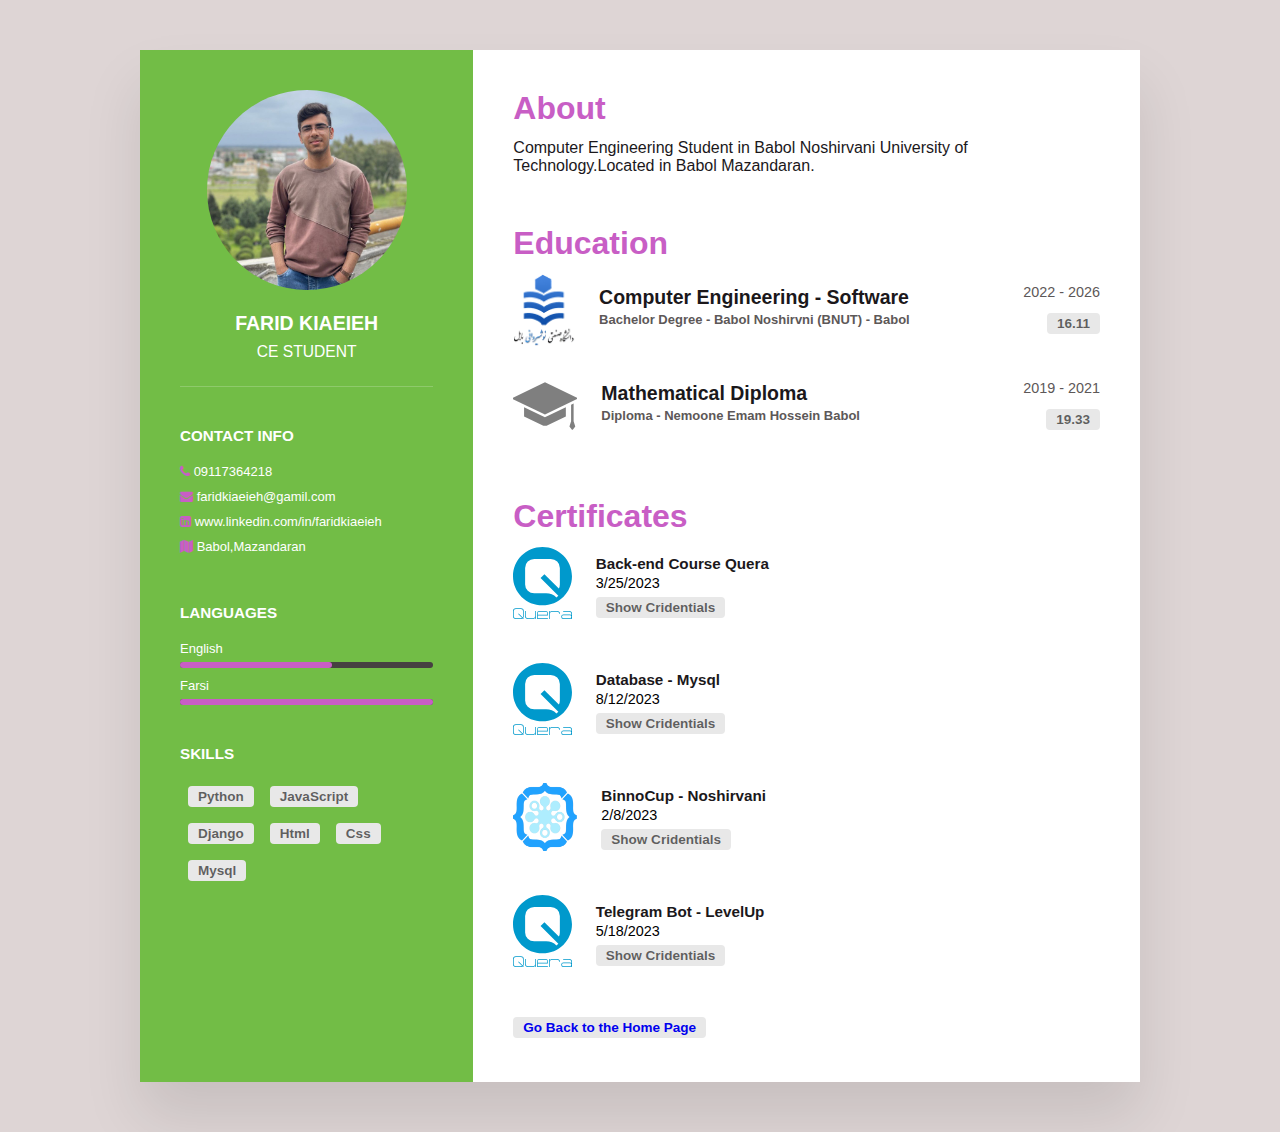
<file: portofolio.html>
<!DOCTYPE html>
<html lang="en">
<head>
    <meta charset="UTF-8">
    <link rel="stylesheet" href="assets/index_style.css">
    <link rel="stylesheet" href="https://cdnjs.cloudflare.com/ajax/libs/font-awesome/4.7.0/css/font-awesome.min.css">
    <meta http-equiv="X-UA-Compatible" content="IE=edge">
    <meta name="viewport" content="width=device-width, initial-scale=1.0">
    <link rel="stylesheet" href="assets/portofolio_style.css">
    <title>My Portfolio</title>
    <link rel="icon" href="assets/images/cool (2).png" type="image/x-icon">
</head>
<body>
    <div class="container">
        <div class="left_side">
            <div class="profile">
                <div class="profile_image">
                    <img src="assets/images/Farid.jpg" alt="farid">
                </div>
                <div>
                    <h2>Farid Kiaeieh<br><span>CE Student</span></h2>
                </div>
            </div>
            <div class="contact">
                <h3 class="title">Contact Info</h3>
                <ul>
                    <li>
                        <span class="icon"><i class="fa fa-phone" aria-hidden="true"></i></span>
                        <span class="text">09117364218</span>
                    </li>
                    <li>
                        <span class="icon"><i class="fa fa-envelope" aria-hidden="true"></i></span>
                        <span class="text">faridkiaeieh@gamil.com</span>
                    </li>
                    <li>
                        <span class="icon"><i class="fa fa-linkedin-square" aria-hidden="true"></i></span>
                        <span class="text">www.linkedin.com/in/faridkiaeieh</span>
                    </li>
                    <li>
                        <span class="icon"><i class="fa fa-map" aria-hidden="true"></i></span>
                        <span class="text">Babol,Mazandaran</span>
                    </li>
                </ul>
            </div>
            <div class="contact language">
                <h3 class="title">Languages</h3>
                <ul>
                    <li>
                        <span class="text">English</span>
                        <span class="percent">
                            <div style="width: 60%;"></div>
                        </span>
                    </li>
                    <li>
                        <span class="text">Farsi</span>
                        <span class="percent" style="margin-bottom: 40px;">
                            <div style="width: 100%;"></div>
                        </span>
                    </li>
                </ul>
            </div>
            <div class="skill">
                <h3 class="title">Skills</h3>
                <ul class="skill_item">
                    <li><span>Python</span></li>
                    <li><span>JavaScript</span></li>
                    <li><span>Django</span></li>
                    <li><span>Html</span></li>
                    <li><span>Css</span></li>
                    <li><span>Mysql</span></li>
                </ul>
            </div>
        </div>
        <div class="right_side">
            <div class="about">
                <h2>About</h2>
                <p>Computer Engineering Student in Babol Noshirvani University of Technology.Located in Babol Mazandaran.</p>
            </div>
            <div class="education">
                <h2 class="education_title">Education</h2>
                <div class="items">
                    <div class="item">
                        <img src="assets/images/Nooshirvani.png" alt="nooshirvani">
                        <div class="content">
                            <div class="row">
                                <h2>Computer Engineering - Software</h2>
                                <p style="margin-top: 10px;">2022 - 2026</p>
                            </div>
                            <div class="row">
                                <h4>Bachelor Degree - Babol Noshirvni (BNUT) - Babol</h4>
                                <span class="label">16.11</span>
                            </div>
                        </div>
                    </div>
                    <div class="item last_image">
                        <img src="assets/images/education.svg" alt="education">
                        <div class="content">
                            <div class="row">
                                <h2>Mathematical Diploma</h2>
                                <p style="margin-top: 10px;">2019 - 2021</p>
                            </div>
                            <div class="row">
                                <h4>Diploma - Nemoone Emam Hossein Babol</h4>
                                <span class="label">19.33</span>
                            </div>
                        </div>
                    </div>
                </div>
            </div>
            <div class="certificate">
                <h2 class="certificate_title">Certificates</h2>
                <div class="items">
                    <div class="item">
                        <img src="assets/images/quera.svg" alt="quera">
                        <div class="content">
                            <h3>Back-end Course Quera</h3>
                            <p>3/25/2023</p>
                            <button>Show Cridentials</button>
                        </div>
                    </div>
                    <div class="item">
                        <img src="assets/images/quera.svg" alt="quera">
                        <div class="content">
                            <h3>Database - Mysql</h3>
                            <p>8/12/2023</p>
                            <button>Show Cridentials</button>
                        </div>
                    </div>
                    <div class="item">
                        <img src="assets/images/Binno.png" style="padding-top: 4px;" alt="Binno">
                        <div class="content">
                            <h3>BinnoCup - Noshirvani</h3>
                            <p>2/8/2023</p>
                            <button>Show Cridentials</button>
                        </div>
                    </div>
                    <div class="item">
                        <img src="assets/images/quera.svg" alt="quera">
                        <div class="content">
                            <h3>Telegram Bot - LevelUp</h3>
                            <p>5/18/2023</p>
                            <button>Show Cridentials</button>
                        </div>
                    </div>
                </div>
            </div>
            <button ><a href="index.html"> Go Back to the Home Page</a></button>
        </div>
    </div>
</body>
</html>
</file>
<file: assets/index_style.css>
:root{
    --primaryColor: #464141;
    --secondaryColor : #72bd46;
    --textColor: #ded5d5;
    --GrayColor: #5d5858;
    --iconColor:#c85ec5;
}
@font-face {
    font-family: 'Poppins';
    src: url('fonts/Poppins-Regular.ttf') format('truetype'); /* Add paths to other font formats if available */
    font-weight: normal;
    font-style: normal;
  }
.html{
    box-sizing: border-box;
}
body{
    overflow-x: hidden;
    max-width: 100%;
    font-family: 'Poppins', sans-serif;
    background-color: #d4eac9d8;
    margin: 0;
}
*,
*:before,
*:after {
  box-sizing: inherit;
}
a{
    text-decoration: none;
    cursor: pointer;
}
a:active{
    color: var(--iconColor);
}
.header{
    margin-top: 0.1rem;
    display: flex;
    justify-content: space-between;
    align-items: center;
    position: sticky;
    margin-bottom: 5rem;
}
.header nav{
    color: var(--textColor);
    display: flex;
    justify-content: center;
    align-items: center;
    padding-right: 8rem;
}
nav a{
    padding: 0 1rem;
    text-decoration: none;
    color: var(--GrayColor);
    transition: 0.5s;
}
nav a:hover{
    color:var(--iconColor);
}
nav a:first-child{
    color: var(--secondaryColor);
}
.header img{
    width: 3rem;
    margin-left: 1rem;
}
.aboutContainer a:visited{
    color: #fff;
}
#about{
    width: 70%;
    margin: 0 auto;
    display: flex;
    justify-content: flex-start;
    margin-bottom: 10rem;
}
button{
    cursor: pointer;
    background-color: var(--secondaryColor);
    padding: 0.75rem;
    border-radius: 0.3rem;
    padding: 0.8rem 1.0rem;
    border: none;
    color: #fff;
    margin-bottom: 30px;
}
.headerParagragh{
    margin-bottom: 14rem;
    color: var(--GrayColor);
}
.aboutContainer{
    width: 60%;
    padding-right: 3rem;
}

#about h1{
    font-size: 3.5rem;
    color: var(--primaryColor);
}
#contact{
    display: flex;
    align-items: center;
    flex-direction: column;
    width: 100%;
    margin: 0 auto;
}
.contactContainer{
    width: 70%;
}
.line{
    width: 15rem;
    height: 0.10rem;
    background-color: var(--secondaryColor);
    margin-bottom: 3rem;
}
.contactHeader{
    display: flex;
    flex-direction: column;
    align-items: center;

}
.contactHeader h1{
    font-size: 3.5rem;
    color: var(--GrayColor);
}
.contactFirst{
    display: flex;
    justify-content: center;
    gap: 0.5rem;
}
.contactSecond{
    display: flex;
    justify-content: center;
}
.formControl-1{
    padding: 1rem;
    border: 1px solid var(--textColor);
    border-radius: 5px;
    width: 15rem;
    margin-bottom: 2rem;
}
.formControl-2{
    padding: 1rem;
    border: 1px solid var(--textColor);
    border-radius: 5px;
    width: 32.5rem;
    margin-bottom: 9rem;
}
.footer{
width: 100%;
background-color: rgb(127, 188, 127);
padding:30px 0px;
text-align:center;
}

.footer .row{
width:100%;
margin:1% 0%;
padding:0.6% 0%;
color:var(--GrayColor);
font-size:1rem;
}

.footer .row a{
text-decoration:none;
color:var(--GrayColor);
transition:0.5s;
}

.footer .row a:hover{
color:var(--iconColor);
}

.footer .row ul{
width:100%;
}

.footer .row ul li{
display:inline-block;
margin:0px 30px;
}

.footer .row a i{
font-size:2em;
margin:0% 1%;
}

@media (max-width:720px){
    html, body {
        overflow-x: hidden;
      }
      body {
        position: relative
      }
    #about{
        display: flex;
        justify-content: center;
        flex-wrap: wrap;
        width: 80%;
    }
    .formControl-1{
        max-width: 16%;
    }
    .formControl-2{
        max-width: 40%;
    }
    #contact{
        width: 80%;
    }
    .headerParagragh{
        margin-bottom: 5rem;
    }
    #about img{
        max-width: -webkit-fill-available;
    }.footer{
        text-align:left;
        padding:5%;
        }
        .footer .row ul li{
        display:block;
        margin:10px 0px;
        text-align:left;
        }
        .footer .row a i{
        margin:0% 3%;
        }
}
</file>
<file: assets/portofolio_style.css>
:root{
    --primaryColor: #464141;
    --secondaryColor : #72bd46;
    --textColor: #ded5d5;
    --GrayColor: #5d5858;
    --whiteColor:#fff;
    --iconColor:#c85ec5;
    --blackColor:#1b181b;
}
@font-face {
    font-family: 'Poppins';
    src: url('fonts/Poppins-Regular.ttf') format('truetype'); /* Add paths to other font formats if available */
    font-weight: normal;
    font-style: normal;
  }
*{
    box-sizing: border-box;
    margin: 0;
    padding: 0;
}
body{
    background-color: var(--textColor);
    display: flex;
    justify-content: center;
    align-items: center;
    font-family: 'Poppins', sans-serif;
    font-size: small;
    min-height: 100vh;
    font-family: 'Lato', sans-serif;
}
.container{
    position: relative;
    width: 100%;
    max-width: 1000px;
    min-height: 1000px;
    margin: 50px;
    background-color: #fff;
    display: grid;
    grid-template-columns: 1fr 2fr;
    box-shadow: 0 35px 55px rgba(0, 0, 0, 0.1);
}
.container .left_side{
    position: relative;
    background-color: var(--secondaryColor);
    padding: 40px;
}
.profile{
    position: relative;
    display: flex;
    flex-direction: column;
    align-items: center;
    padding-bottom: 20px;
    border-bottom: 1px solid rgba(255, 255, 255, 0.2);
}
.profile .profile_image{
    position: relative;
    width: 200px;
    height: 200px;
    border-radius: 50%;
    overflow: hidden;
}
.profile .profile_image img{
    position: absolute;
    top: 0;
    left: 0;
    width: 100%;
    height: 100%;
    object-fit: cover;
}
.profile h2{
    color: var(--whiteColor);
    font-size: 1.5em;
    margin-top: 20px;
    text-transform: uppercase;
    text-align: center;
    font-weight: 600;
    line-height: 1.4em;
}
.profile h2 span{
    font-size: 0.8em;
    font-weight: 300;
}
.contact{
    padding-top: 40px;
}
.contact .icon{
    width: 20px;
    height: 20px;
    margin-top: 4px;
    color: var(--iconColor);
}
.contact .title{
    color: var(--whiteColor);
    text-transform: uppercase;
    font-weight: 600;
    margin-bottom: 20px;
}
.contact ul{
    position: relative;
}
.contact ul li{
    position: relative;
    list-style: none;
    margin: 10px 0;
    cursor: pointer;
}
.percent{
    position: relative;
    width: 100%;
    margin-top: 6px;
    height: 6px;
    border-radius: 10px;
    background-color: var(--primaryColor);
    display: block;
}
.percent div{
    position: absolute;
    top: 0;
    left: 0;
    height: 100%;
    border-radius: 10px;
    background-color: var(--iconColor);
}
.text{
    color: var(--whiteColor);
    font-weight: 400;
}
.skill .title{
    color: var(--whiteColor);
    text-transform: uppercase;
    font-weight: 600;
    margin-bottom: 20px;
}
.skill ul{
    list-style-type: none;
    display: flex;
    flex-direction: row;
    flex-wrap: wrap;
    gap : 0.5rem;
}
.skill li span{
    font-weight: bold;
  font-size: 0.84615385rem;
  margin: 0.25rem 0 0.25rem 0.5rem;
  background-color: #e8e8e8;
  padding: 3px 10px;
  color: rgba(0, 0, 0, 0.6);
  display: inline-block;
  border-radius: 4px;
    
}
.container .right_side{
    position: relative;
    background-color: var(--whiteColor);
    padding: 40px;
}
.right_side .about h2{
    font-size: 2rem;
    color: var(--iconColor);
    margin-bottom: 12px;
}
.about p{
    font-size: 1rem;
    margin-bottom: 50px;
    color: var(--blackColor);
}
.education_title{
    font-size: 2rem;
    color: var(--iconColor);
    margin-bottom: 12px;
}
.education img{
    width: 4.5rem;
    height: 4.5rem;
    padding-right: 0.5rem;
    margin-right: 1rem;
    margin-bottom: 1.5rem;
}
.education .last_image{
    margin-bottom: 2rem;
}
.row{
    display: flex;
    flex-direction: row;
    justify-content: space-between;
}
.row h2{
    margin-top: 12px;
    color: var(--blackColor);
}
.row h4{
    margin-top: 3px;
    color: var(--GrayColor);
}
.row p{
    color: var(--GrayColor);
}
.item{
    display: flex;
    flex-direction: row;
    width: 100%;
}
.label{
    font-weight: bold;
  font-size: 0.84615385rem;
  margin: 0.25rem 0 0.25rem 0.5rem;
  background-color: #e8e8e8;
  padding: 3px 10px;
  color: rgba(0, 0, 0, 0.6);
  display: inline-block;
  border-radius: 4px;
}
.content{
    width: 100%;
}
.certificate .item{
    margin-bottom: 20px;
}
.certificate_title{
    font-size: 2rem;
    color: var(--iconColor);
    margin-bottom: 12px;
}
.content p{
    margin-top: 3px;
    font-weight: 300;
    font-size: 0.9rem;
}
.certificate img{
    width: 5rem;
    height: 5rem;
    margin-right: 1rem;
    margin-bottom: 1.5rem;
}
button{
  cursor: pointer;
  font-weight: bold;
  font-size: 0.84615385rem;
  margin: 0.40rem 0 0.25rem 0rem;
  background-color: #e8e8e8;
  padding: 3px 10px;
  color: rgba(0, 0, 0, 0.6);
  display: inline-block;
  border-radius: 4px;

}
.certificate img{
    width: 4.5rem;
    height: 4.5rem;
    padding-right: 0.5rem;
    margin-right: 1rem;
    margin-bottom: 1.5rem;
}
.content h3{
    margin-top: 8px;
    color: var(--blackColor);
}
span{
    cursor: default;
}
a{
    text-decoration: none;
}

.right_side a:visited{
    color: rgba(0, 0, 0, 0.6);
}
.right_side a:hover{
    color: var(--iconColor);
}
@media (max-width:1000px) {
    .container{
        margin: 10px;
        grid-template-columns: repeat(1,1fr);
    }
}
</file>
